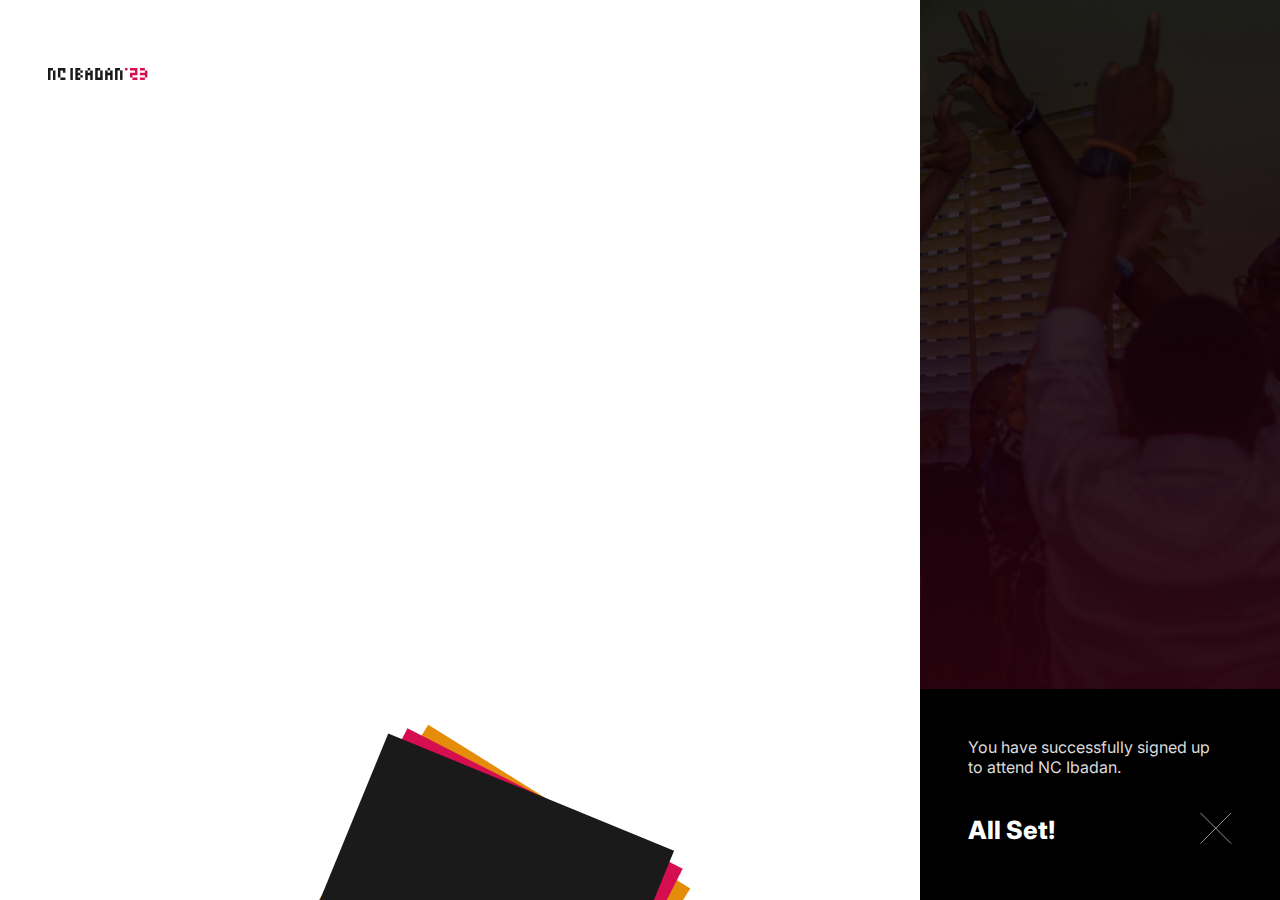
<file: NC Ibadan/CongratulationsPage.html>
<!DOCTYPE html>
<html lang="en">
<head>
    <meta charset="UTF-8">
    <meta http-equiv="X-UA-Compatible" content="IE=edge">
    <meta name="viewport" content="width=device-width, initial-scale=1.0">
    <title>Document</title>
    <link rel="stylesheet" href="formstyle.css">
</head>
<body>
    <div class="page">
        <section id="form_container" class="">
            <a id="logo_container" href="index.html">
                <img id="logo" src="Web assets/NC Ibadan - Black.svg" alt="">
            </a>

            <img id="illustration-mobile" src="Web assets/Toggle-rafiki.svg" alt="">
            <img id="illustration" src="Web assets/Toggle-rafiki.svg" alt="">

            <img id="paper-design-forMobile" src="Web assets/paperDesignForMobile.svg" alt="">
            <img id="paper-design" src="Web assets/paperDesign.svg" alt="">
        </section>
        <section id="section_2" class="">
            <div class="timer-card">
                <span>You have successfully signed up to attend NC Ibadan.</span>
                <div class="timer">
                    <h3 id="countdown" class="actual-timer">All Set!</h3>
                    <a href="CongratulationsPage.html">
                        <svg width="39" height="39" viewBox="0 0 39 39" fill="none">
                            <path d="M0.5 38L38 0.5" stroke="white" stroke-width="0.700935"/>
                            <path d="M38 38L0.499999 0.5" stroke="white" stroke-width="0.700935"/>
                        </svg>
                    </a>
                </div>
            </div>
        </section>
    </div>
</body>
</html>
</file>
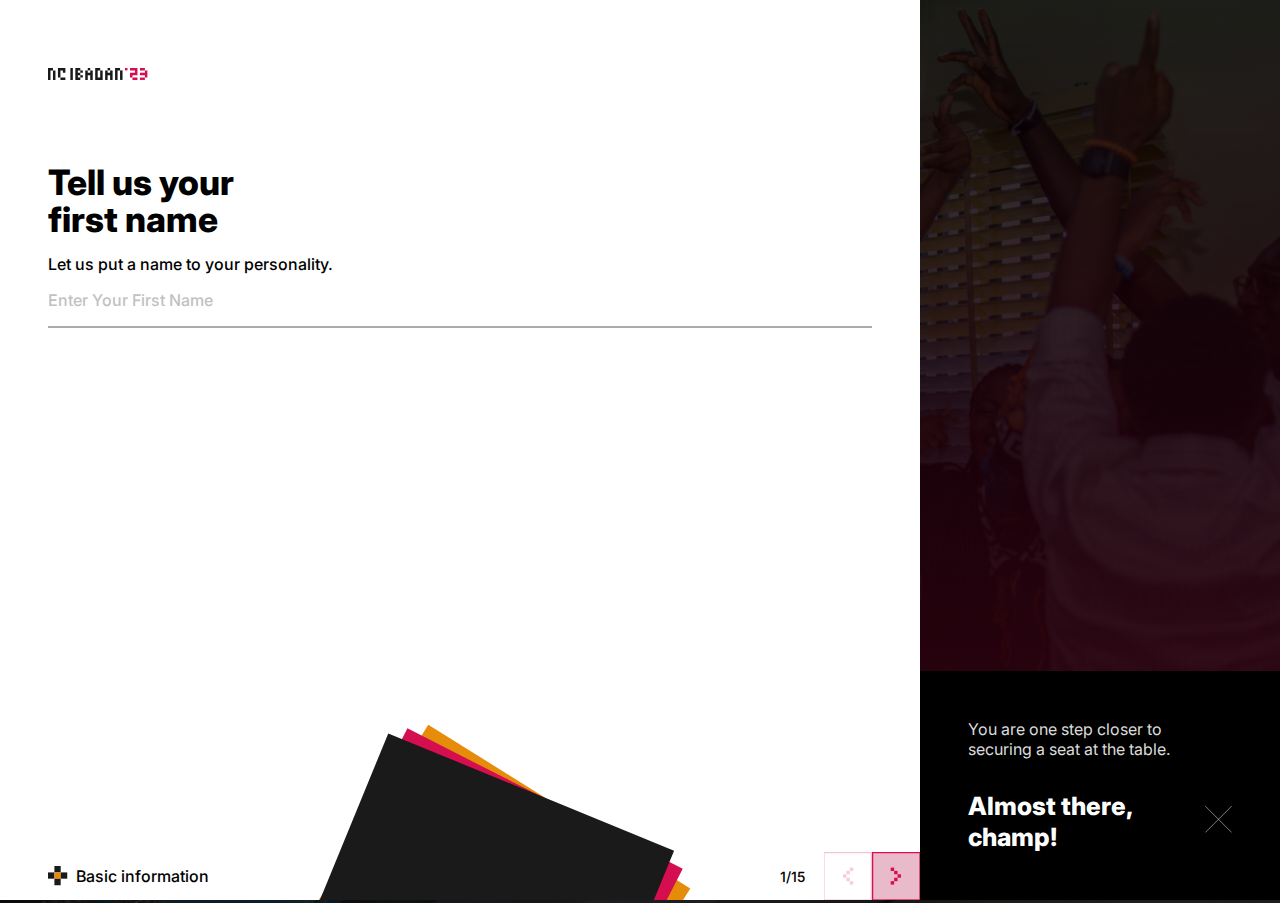
<file: NC Ibadan/form.html>
<!DOCTYPE html>
<html lang="en">
<head>
    <meta charset="UTF-8">
    <meta http-equiv="X-UA-Compatible" content="IE=edge">
    <meta name="viewport" content="width=device-width, initial-scale=1.0">
    <title>Almost There, Champ</title>
    <link rel="stylesheet" href="formstyle.css">
</head>
<body>
    <div class="page">
        <section id="form_container" class="">
            <a id="logo_container" href="index.html">
                <img id="logo" src="Web assets/NC Ibadan - Black.svg" alt="">
            </a>
            
            <!--  THE FORM -->
            <form action="" data-multipart-form>

                <!-- FIRST NAME -->
                <div class="form_section active" data-form-section>
                    <div class="prompt">
                        <h3>Tell us your first name</h3>
                        <p>Let us put a name to your personality.</p>
                    </div>
                    <div class="input-group">
                        <input class="text-field" name="firstName" id="firstName" type="text" required placeholder="Enter Your First Name">
                    </div>   
                </div>
                <!-- FIRST NAME -->

                 <!-- LAST NAME -->
                 <div class="form_section" data-form-section>
                    <div class="prompt">
                        <h3>Tell us your last name</h3>
                        <p>Let us put a name to your personality.</p>
                    </div>
                    <div class="input-group">
                        <input class="text-field" name="lastName" id="lastName" type="text" required placeholder="Enter Your Last Name">
                    </div>   
                </div>
                <!-- LAST NAME -->

                <!-- GENDER -->
                <div class="form_section" data-form-section>
                    <div class="prompt">
                        <h3>Tell us your Gender</h3>
                        <p>What do you identify as</p>
                    </div>
                        <div class="input-group">
                            <!-- select box -->
                            <select class="combo-box" name="gender" id="gender">
                                <option value="Male">Male</option>
                                <option value="Female">Female</option>
                                <option value="Non Binary">Non Binary</option>
                                <option value="prefer not to say">prefer not to say</option>
                            </select>
                        </div>        
                </div>
                <!-- GENDER -->

                <!-- AIESEC MAIL -->
                <div class="form_section" data-form-section>
                    <div class="prompt">
                        <h3>Tell us your AIESEC mail</h3>
                        <p>How can we contact you</p>
                    </div>
                    <div class="input-group">
                        <input class="text-field" name="email" id="email" type="email" required placeholder="Enter Your AIESEC Mail">
                    </div>
                </div>
                <!-- AIESEC MAIL -->

                <!-- YEAR OF BIRTH -->
                <div class="form_section" data-form-section>
                    <div class="prompt">
                        <h3>Tell us your date of birth</h3>
                        <p>They say it's just a number</p>
                    </div>
                    <div class="input-group">
                        <input class="date-picker" type="date" id="dob" name="dob" required>
                    </div>
                </div>
                <!-- YEAR OF BIRTH -->

                <!-- YOUR LC-->
                <div class="form_section" data-form-section>
                    <div class="prompt">
                        <h3>Tell us your LC</h3>
                        <p>What local Committee are you from?</p>
                    </div>
                    <div class="input-group">

                        <!-- select box -->
                        <select class="combo-box" name="localCom" id="localCom">
                            <option value="Abuja">Abuja</option>
                            <option value="Abeokuta ">Abeokuta </option>
                            <option value="Akure">Akure</option>
                            <option value="Benin">Benin</option>
                            <option value="Benue">Benue</option>
                            <option value="Calabar">Calabar</option>
                            <option value="Enugu">Enugu</option>
                            <option value="Ibadan ">Ibadan </option>
                            <option value="Ife">Ife</option>
                            <option value="Ilorin">Ilorin</option>
                            <option value="Lagos">Lagos</option>
                            <option value="Jos">Jos</option>
                            <option value="Port Harcourt">Port Harcourt</option>
                            <option value="Other">Other</option>
                        </select>
                    </div>
                </div>
                <!-- YOUR LC-->

                <!-- year you joined AIESEC-->
                <div class="form_section" data-form-section>
                    <div class="prompt">
                        <h3>Year you Joined AIESEC</h3>
                        <p>When did your search for knowledge begin?</p>
                    </div>
                    <div class="input-group">
                        <input class="text-field" name="yearJoined" id="yearJoined" type="number" required placeholder="Enter The Year">
                    </div>
                </div>
                <!-- year you joined AIESEC-->

                <!-- title in LC -->
                <div class="form_section" data-form-section>
                    <div class="prompt">
                        <h3>Title in the LC</h3>
                        <p>What level are you at in your Local Committee</p>
                    </div>
                    <div class="input-group">
                        <!-- select box -->
                        <select class="combo-box" name="title" id="title">
                            <option value="TM">TM</option>
                            <option value="TL">TL</option>
                            <option value="EST">EST</option>
                            <option value="LCVP">LCVP</option>
                            <option value="LCP">LCP</option>
                        </select>
                    </div>
                </div>
                <!-- title in LC -->

                <!-- social media handle-->
                <div class="form_section" data-form-section>
                    <div class="prompt">
                        <h3>Social Media handle</h3>
                        <p>What other aliases do you identify as?</p>
                    </div>
                    <div class="input-group">
                        <input class="text-field" name="social" id="social" type="text" placeholder="Enter Social Media Handle"> 
                    </div>   
                </div>
                <!-- social media handle-->

                <!-- allergies-->
                <div class="form_section" data-form-section>
                    <div class="prompt">
                        <h3>Allergies</h3>
                        <p>What could be the cause of your ailment?</p>
                    </div>
                    <div class="input-group">
                        <input class="text-field" name="allergies" id="allergies" type="text" placeholder=""> 
                    </div>   
                </div>
                <!-- allergies-->

                <!-- treatment-->
                <div class="form_section" data-form-section>
                    <div class="prompt">
                        <h3>Treatment</h3>
                        <p>How do you treat it?</p>
                    </div>
                    <div class="input-group">
                        <input class="text-field" name="treatments" id="treatments" type="text" placeholder="">
                    </div>   
                </div>
                <!-- treatment-->

                <!-- opposite sex -->
                <div class="form_section" data-form-section>
                    <div class="prompt">
                        <h3>Do you mind sleeping in a room with the opposite sex</h3>
                        <p>it’s a Yes or No</p>
                    </div>
                    <div class="input-group">

                        <!-- select box -->
                        <select class="combo-box" name="sameSexRoomie" id="sameSexRoomie">
                            <option value="NO">NO</option>
                            <option value="YES">YES</option>
                        </select>
                    </div>   
                </div>
                <!-- opposite sex -->

                <!-- emergency number -->
                <div class="form_section" data-form-section>
                    <div class="prompt">
                        <h3>Emergency Number</h3>
                        <p>How do we contact your rescuer?</p>
                    </div>
                    <div class="input-group">
                        <input class="text-field" name="emergencyPhone" id="emergencyPhone" type="number" required placeholder="" >
                    </div>   
                </div>
                <!-- emergency number -->

                <!-- relationship to emergency number-->
                <div class="form_section" data-form-section>
                    <div class="prompt">
                        <h3>Relationship to emergency phone number</h3>
                        <p>What other aliases do you identify as?</p>
                    </div>
                    <div class="input-group">
                        <input class="text-field" name="emergencyRelation" id="emergencyRelation" type="text" required placeholder="">
                    </div>   
                </div>
                <!-- relationship to emergency number-->

                <!-- Any other thing you wanna add -->
                <!-- LAST SLIDE OF FORMS -->
                <div class="form_section" data-form-section>
                    <div class="prompt">
                        <h3>Anything you want to add?</h3>
                        <p>Feel free to let us know</p>
                    </div>
                    <div class="input-group">
                        <input class="text-field" name="aob" id="aob" type="text" placeholder="">
                        <a href="CongratulationsPage.html">
                        <input type="submit" value="Submit">
                        </a>
                    </div>
                </div>
                <!-- Any other thing you wanna add -->

            </form> 
            <!--  THE FORM ENDS HERE -->

            <div id="form_extra">
                <div id="label">
                    <img src="Web assets/padDesign.svg" alt="">
                    <span>Basic information</span>
                </div>
                <span id="number-track">1/3</span>
                <div id="button-container">
                    <button id="prev-btn" class="form-btn disabled">
                        <svg width="100%" height="100%" viewBox="0 0 77 77" fill="none">
                            <rect x="-0.5" y="0.5" width="100%" height="100%" transform="matrix(-1 0 0 1 76 0)" fill="none" fill-opacity="none" stroke="none"/>
                            <rect width="5.50915" height="5.50915" transform="matrix(-1 0 0 1 41.49 41.277)" fill="#D50E50"/>
                            <rect width="5.50915" height="5.50915" transform="matrix(-1 0 0 1 41.49 30.2585)" fill="#D50E50"/>
                            <rect width="5.50915" height="5.50915" transform="matrix(-1 0 0 1 35.9822 35.7678)" fill="#D50E50"/>
                            <rect width="5.50915" height="5.50915" transform="matrix(-1 0 0 1 47.0005 25)" fill="#D50E50"/>
                            <rect width="5.50915" height="5.50915" transform="matrix(-1 0 0 1 47.0005 46.7863)" fill="#D50E50"/>
                        </svg>
                    </button>
                    <button id="next-btn" class="form-btn">
                        <svg width="100%" height="100%" viewBox="0 0 77 77" fill="none">
                            <rect x="0.5" y="0.5" width="100%" height="100%" fill="none" fill-opacity="none" stroke="none"/>
                            <rect x="35.51" y="41.277" width="5.50915" height="5.50915" fill="#D50E50"/>
                            <rect x="35.51" y="30.2585" width="5.50915" height="5.50915" fill="#D50E50"/>
                            <rect x="41.0178" y="35.7678" width="5.50915" height="5.50915" fill="#D50E50"/>
                            <rect x="29.9995" y="25" width="5.50915" height="5.50915" fill="#D50E50"/>
                            <rect x="29.9995" y="46.7863" width="5.50915" height="5.50915" fill="#D50E50"/>
                        </svg>
                    </button>
                </div>
            </div>

            <img id="paper-design-forMobile" src="Web assets/paperDesignForMobile.svg" alt="">
            <img id="paper-design" src="Web assets/paperDesign.svg" alt="">

        </section>

            <!-- BLACL CARD -->
            <section id="section_2" class="">
                <div class="timer-card">
                    <span>You are one step closer to securing a seat at the table.</span>
                    <div class="timer">
                        <h3 id="countdown" class="actual-timer">Almost there, champ!</h3>
                        <a href="index.html">
                            <svg width="39" height="39" viewBox="0 0 39 39" fill="none">
                                <path d="M0.5 38L38 0.5" stroke="white" stroke-width="0.700935"/>
                                <path d="M38 38L0.499999 0.5" stroke="white" stroke-width="0.700935"/>
                            </svg>
                        </a>
                    </div>
                </div>
            </section>
    </div>

<script src="form.js"></script>

</body>
</html>
</file>
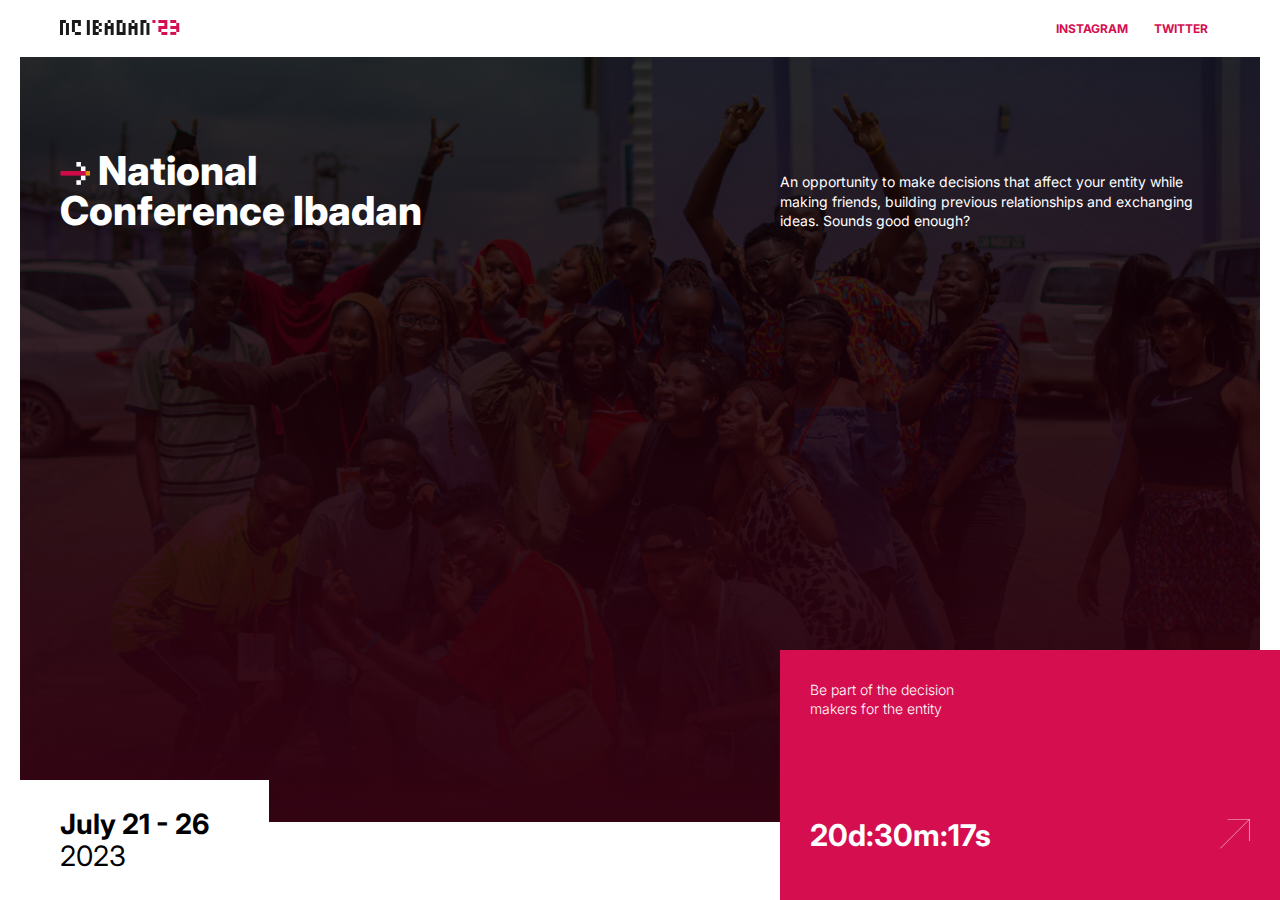
<file: NC Ibadan/Page2.html>
<!DOCTYPE html>
<html lang="en">
<head>
    <meta charset="UTF-8">
    <meta http-equiv="X-UA-Compatible" content="IE=edge">
    <meta name="viewport" content="width=device-width, initial-scale=1.0">
    <title>NC Ibadan</title>
    <link rel="stylesheet" href="style.css">
    <!-- jQuery-->
    <script type="text/javascript" src="jquery-3.6.0.js"></script>
    <!-- jQuery-->
</head>
    <body>
        <div class="header">
            <a href="index.html">
            <img src="Web assets/NC Ibadan - Black.svg" alt="">
            </a>    
            <div class="header-menu">
                <span><a href="">Instagram</a></span>
                <span><a href="">Twitter</a></span>
            </div>
        </div>

            <div class="hero">
                <div class="hero-textbox">
                    <h1 class="heading-text-large">
                        <img src="Web assets/Decorative arrow.svg" alt=""> 
                        National Conference Ibadan
                    </h1>
            
                    <p class="heading-text-small">
                        An opportunity to make decisions that affect your entity while making friends, building previous relationships and exchanging ideas. Sounds good enough?
                    </p>
                </div>

                    <div class="hero-cardbox">
                        <div class="date-card">
                            <h1>July 21 - 26</h1>
                            <span>2023</span>
                        </div>

                        <div class="timer-card">
                            <span>Be part of the decision makers for the entity</span>

                            <div class="timer">
                                <h1 id="countdown" class="actual-timer">20d:30m:17s</h1>
                                <!-- icon should be here -->
                                <a href="Form.html"><img src="Web assets/arrowNext.svg" alt=""></a>
                            </div>
                        </div>
                    </div>
            </div>

        <script>
            // Set the date we're counting down to
            var countDownDate = new Date("July 21, 2023 00:00:00").getTime();
            
            // Update the count down every 1 second
            var x = setInterval(function() {
            
                // Get today's date and time
                var now = new Date().getTime();
                
                // Find the distance between now and the count down date
                var distance = countDownDate - now;
                
                // Time calculations for days, hours, minutes and seconds
                var days = Math.floor(distance / (1000 * 60 * 60 * 24));
                var hours = Math.floor((distance % (1000 * 60 * 60 * 24)) / (1000 * 60 * 60));
                var minutes = Math.floor((distance % (1000 * 60 * 60)) / (1000 * 60));
                var seconds = Math.floor((distance % (1000 * 60)) / 1000);
                
                // Output the result in an element with id="countdown"
                document.getElementById("countdown").innerHTML = days + "d " + hours + "h "
                + minutes + "m " + seconds + "s ";
                
                // If the count down is over, write some text 
                if (distance < 0) {
                clearInterval(x);
                document.getElementById("countdown").innerHTML = "NC Ibadan Has Begun";
                }
            }, 1000);
        </script>

    </body>
</html>
</file>
<file: NC Ibadan/formstyle.css>
@import url('https://fonts.googleapis.com/css2?family=Lato:wght@900&family=Montserrat:wght@100;300;400;500;600;700;800;900&family=PT+Sans:wght@700&display=swap');
@import url('https://fonts.googleapis.com/css2?family=PT+Sans:ital,wght@0,400;0,700;1,400;1,700&display=swap');
@import url('https://fonts.googleapis.com/css2?family=Inter:wght@100;200;300;400;500;600;700;800;900&display=swap');

* {
    padding: 0;
    margin: 0;
    box-sizing: border-box;
}

body {
  background-image: linear-gradient(to bottom, rgba(0, 0, 0, 0.8), #330312),
  url('_KAP8674.jpg');
  background-size: cover;
  background-repeat: repeat;
  height: 100vh;
  transition: all 0.8s cubic-bezier(0.175, 0.885, 0.320, 1.275);
  animation: fadeIn 2s;
  -webkit-animation: fadeIn 2s;
  -moz-animation: fadeIn 2s;
  -o-animation: fadeIn 2s;
  -ms-animation: fadeIn 2s;
  font-family: 'Inter', sans-serif;
}

:root {
  --paddingSize: 1.5rem;
}

@keyframes fadeIn {
  0% {
    opacity: 0;
  }
  100% {
    opacity: 1;
  }
}
  
@-moz-keyframes fadeIn {
  0% {
    opacity: 0;
  }
  100% {
    opacity: 1;
  }
}
  
@-webkit-keyframes fadeIn {
  0% {
    opacity: 0;
  }
  100% {
    opacity: 1;
  }
}
  
@-o-keyframes fadeIn {
  0% {
    opacity: 0;
  }
  100% {
    opacity: 1;
  }
}

@-ms-keyframes fadeIn {
  0% {
    opacity: 0;
  }
  100% {
    opacity: 1;
  }
}

.page {
  width: 100%;
  height: 100%;
  display: flex;
  flex-direction: column;
  justify-content: space-between;
}

#logo_container {
  padding: 0px var(--paddingSize);
}

#logo {
  width: 100px;
}

#form_container {
  width: 100%;
  height: 100%;
  position: relative;
  background-color: white;
  display: flex;
  flex-direction: column;
  justify-content: flex-start;
  padding-top: 4rem;
}

form {
  padding: 0px var(--paddingSize);;
  margin-top: 3rem;
  margin-bottom: auto;
  width: 100%;
  position: relative;
}

.form_section {
  position: absolute;
  width: 100%;
  padding: 0 var(--paddingSize);
  top: 0;
  left: 0;
  opacity: 0;
  pointer-events: none;
  /* transition: opacity .3s ease-in-out; */
}

.form_section.active {
  display: initial;
  opacity: 1;
  pointer-events: all;
  /* transition: opacity .3s ease-in-out; */
}

.prompt h3{
  font-size: 28px;
  font-weight: 800;
  line-height: 1.9rem;
  width: 200px;
}

.prompt p {
  margin-top: 1rem;
  font-size: 16px;
  font-weight: 500;
}

.input-container {
  display: flex;
  justify-content: center;
  align-items: flex-end;
  column-gap: 2rem;
  margin-top: 4rem;
}

input[type=text], [type=number], input[type=email], input[type=password] {
  width: 100%;
  border: none;
  background-color: transparent;
  border-bottom: 2px solid rgb(172, 171, 171);
  padding: 1rem 0;
  font-size: 16px;
  font-family: Inter;
  font-weight: 700;
}

input[type=text]:focus, [type=number]:focus, input[type=email]:focus, input[type=password]:focus {
  outline: none;
  border-color: hsl(340, 88%, 45%);
}

input[type=submit] {
  border: none;
  background-color: hsl(340, 88%, 45%);
  color: white;
  padding: 15px 30px;
  font-size: 16px;
  font-weight: 600;
  cursor: pointer;
  transition: background-color .2s ease-in-out;
}

.combo-box{
  width: 100%;
  margin-top: 30px;
  padding: 10px;
  font-weight: 700;
  font-family: Inter;
  z-index: 1000;
}

.combo-box option{
  color: #b60741;
  font-family: Inter;
  background-color: transparent;
  font-weight: 700;
  text-transform: uppercase;
  z-index: 1000;
}

.date-picker{
  width: 100%;
  margin-top: 30px;
  border: #b60741 2px solid ;
  padding: 10px;
  background-color: transparent;
  color: hsl(340, 93%, 37%);
  text-transform: uppercase;
  font-weight: 600;
  font-family: Inter;
  z-index: 1000;
}

input[type=submit]:hover {
  background-color: hsl(340, 93%, 37%);
  transition: background-color .2s ease-in-out;
}

::placeholder {
  color: rgb(194, 193, 193);
  font-weight: 500;
}

#form_extra {
  height: 3rem;
  padding-left: var(--paddingSize);
  display: flex;
  align-items: center;
  column-gap: 1.2rem;
}

#form_extra #label {
  display: flex;
  column-gap: .5rem;
  margin-right: auto;
}

#form_extra #label span {
  font-size: 16px;
  font-weight: 500;
}

#form_extra #number-track {
  font-size: 14px;
  font-weight: 500;
}

#form_extra #button-container {
  height: 100%;
  display: flex;
}

.form-btn {
  height: 100%;
  width: 48px;
  cursor: pointer;
}

.form-btn {
  border: none;
}

.form-btn svg rect:nth-of-type(1) {
  fill: hsl(340, 88%, 45%);
  stroke: hsl(340, 88%, 45%);
  stroke-width: 3px;
  fill-opacity: .23;
  width: 100%;
  height: 100%;
}

.form-btn.disabled {
  pointer-events: none;
}

.form-btn.disabled svg rect:nth-of-type(1) {
  stroke-opacity: .23;
  fill: white !important;
  fill-opacity: 1;
}

.form-btn.disabled svg rect {
  fill-opacity: .3;
  fill: #ea5786;
}

#section_2 {
  background-color: yellow;
  /* height: 100%; */
}

.timer-card {
  background-color: black;
  color: white;
  padding: var(--paddingSize);
}

.timer-card span {
  display: block;
  width: 250px;
  color: rgb(219, 219, 219);
}

.timer-card .timer {
  margin-top: 2rem;
  display: flex;
  justify-content: space-between;
  align-items: center;
  column-gap: 1rem;
}

.timer h3 {
  font-size: 25px;
  font-weight: 800;
  line-height: 1.9rem;
}

.timer a {
  width: 2rem;
}

.timer a svg {
  width: 100%;
  fill: white;
  margin: 0;
}

#paper-design{
  position: absolute;
  display: none;
}

#paper-design-forMobile{
  position: absolute;
  top: 0;
  right: 0;
}

#illustration{
  position: absolute;
  display: none;
}

#illustration-mobile{
  position: relative;
  /* top: 0;
  right: 0; */
  margin-top: 50px;
  margin-left: auto;
  margin-right: auto;
  display: block;
  max-width: 60%;
}



@keyframes show {
	0%, 49.99% {
		opacity: 0;
		z-index: 1;
	}
	
	50%, 100% {
		opacity: 1;
		z-index: 5;
	}
}

@media all and (min-width: 1024px) {
  .page {
    flex-direction: row;
  }

  #section_2{
    align-self: flex-end;
    flex-grow: 1;
  }

  #form_container {
    /* height: 100%; */
    justify-content: space-between;
    max-width: 920px;
  }

  form{
    margin: 0;
    height: 100%;
  }
 
  .form_section {
    /* top: 50%;
    transform: translateY(-50%); */
    margin-top: 5rem;
  } 

  .prompt h3{
    font-size: 35px;
    line-height: 2.3rem;
  }

  #paper-design{
    display: initial;
    bottom: 0;
    left: 50%;
    transform: translateX(-50%);
  }
  
  #paper-design-forMobile{
    display: none;
  }
  
  :root {
    --paddingSize: 3.0rem;
  }

  #illustration-mobile{
    display: none;
  }
}
</file>
<file: NC Ibadan/style.css>
@import url('https://fonts.googleapis.com/css2?family=Lato:wght@900&family=Montserrat:wght@100;300;400;500;600;700;800;900&family=PT+Sans:wght@700&display=swap');
@import url('https://fonts.googleapis.com/css2?family=PT+Sans:ital,wght@0,400;0,700;1,400;1,700&display=swap');
@import url('https://fonts.googleapis.com/css2?family=Inter:wght@100;200;300;400;500;600;700;800;900&display=swap');

* {
    padding: 0;
    margin: 0;
    box-sizing: border-box;
  }
  
html {
    font-size: 62.5%;
    overflow-x: hidden;
    scroll-behavior: smooth;
    user-select: none;
}
  
  body {
    line-height: 1;
    font-weight: 400;
    color: #333;
    overflow-x: hidden;
}

.heading-text-large{
    font-family: Inter;
    font-weight: 800; 
}

.header {
    display: flex;
    justify-content: space-between;
    padding: 2rem 3rem;
    align-items: center;
}

.header-menu span {
    font-family: Inter;
    font-size: 1.2rem;
    font-weight: 700;
    color: #D50E50;
    text-transform: uppercase;
    padding: 0 1.2rem;
}

.header-menu a{
    text-decoration: none;
    color: #D50E50;
}

.header-menu a:hover{
    text-decoration: none;
    color: black;
    animation: fadeIn 0.6s;
}

.heading-text-small{
    font-family: Inter;
    font-weight: 400;
    font-size: 16px;
}

.hero {
    background-image: linear-gradient(to bottom, rgba(0, 0, 0, 0.8), #330312),
    url('_KAP8541.jpg');
    background-size: cover;
    align-items: flex-start;
    display: flex;
    flex-direction: column;
    justify-content: space-between;
    height: 85vh;
    transition: all 0.8s cubic-bezier(0.175, 0.885, 0.320, 1.275);
    animation: fadeIn 2s;
    -webkit-animation: fadeIn 5s;
    -moz-animation: fadeIn 5s;
    -o-animation: fadeIn 5s;
    -ms-animation: fadeIn 5s;
}

@keyframes fadeIn {
    0% {
      opacity: 0;
    }
    100% {
      opacity: 1;
    }
  }
  
  @-moz-keyframes fadeIn {
    0% {
      opacity: 0;
    }
    100% {
      opacity: 1;
    }
  }
  
  @-webkit-keyframes fadeIn {
    0% {
      opacity: 0;
    }
    100% {
      opacity: 1;
    }
  }
  
  @-o-keyframes fadeIn {
    0% {
      opacity: 0;
    }
    100% {
      opacity: 1;
    }
  }
  
  @-ms-keyframes fadeIn {
    0% {
      opacity: 0;
    }
    100% {
      opacity: 1;
    }
  }

.hero-textbox {
    padding: 2rem 3rem;
    margin-top: 4.5rem;
}

.hero-textbox img{
    width: 30px;
}

.hero-textbox h1 {
    white-space: wrap;
    font-size: 3rem;
    color: #fff;
    max-width: 400px;
}

.hero-textbox p {
    font-size: 1.5rem;
    line-height: 1.4;
    color: #fff;
    display: none;
    width: 34.8rem;    
    margin-top: 5rem;
}

.hero-cardbox {
    width: 100%;
    position: absolute;
    bottom: 0;
    left: 0;
    display: flex;
    flex-direction: column;
}

.date-card {
    display: flex;
    flex-direction: column;
    justify-content: center;
    color: #000;
    background-color: #fff;
    padding: 4rem 3rem;
    line-height: 1;
    font-weight: 700;
    font-family: Inter;
    height: 12rem;
    flex-grow: 0;
    gap: 0.4rem;
    max-width: max-content;
}

.date-card span{
    font-weight: 400;
}

.hero-cardbox .date-card h1 {
    font-size: 2.8rem;
}

.hero-cardbox .date-card span {
    font-size: 2.8rem;
}

.timer-card {
    color: #fff;
    background-color:#D50E50;
    padding: 4rem 3rem;
    width: 100%;
    display: flex;
    flex-direction: column;
    gap: 4rem;
}

.timer-card span {
    font-family: Inter;
    font-weight: 300;
    font-size: 1.4rem;
    width: 17.7rem;
    line-height: 1.9rem;
}

.timer {
    display: flex;
    gap: 2rem;
    align-items: center;
    justify-content: space-between;
}

.timer a{
    width: 30px;
}

.timer img {
    width: 100%;
}

.timer a:hover{
    width: 50px;
    transition: width 0.3s ease-out;
}

.actual-timer{
    font-family: Inter;
}

.hero-cardbox .timer-card .timer h1 {
    font-size: 3rem;
}

@media all and (min-width: 1024px) {

    .header{
        padding: 2rem 6rem;
    }

    .hero{
        border: 2rem solid white;
        border-top: 0;
        border-bottom: 0;
    }

    .hero-textbox {
        padding: 2rem 4rem;
        width: 100%;
        display: flex;
        justify-content: space-between;
        align-items: flex-end;   
    }

    .hero-textbox h1{
        font-size: 40px;
    }

    .hero-textbox p {
        display: initial;
        width: calc(500px - 6rem);
        font-size: 14px;
    }

    .hero-cardbox {
        flex-direction: row;
        justify-content: space-between;
        align-items: flex-end;
    }

    .timer-card{
        padding: 3rem;
        width: 100%;
        max-width:500px;
        justify-content:space-between;
        height: 250px;
    }

    .timer{
        height: 70px;
    }

    .date-card{
        padding: 4rem 6rem;
        font-family: Inter;
    }
}
</file>
